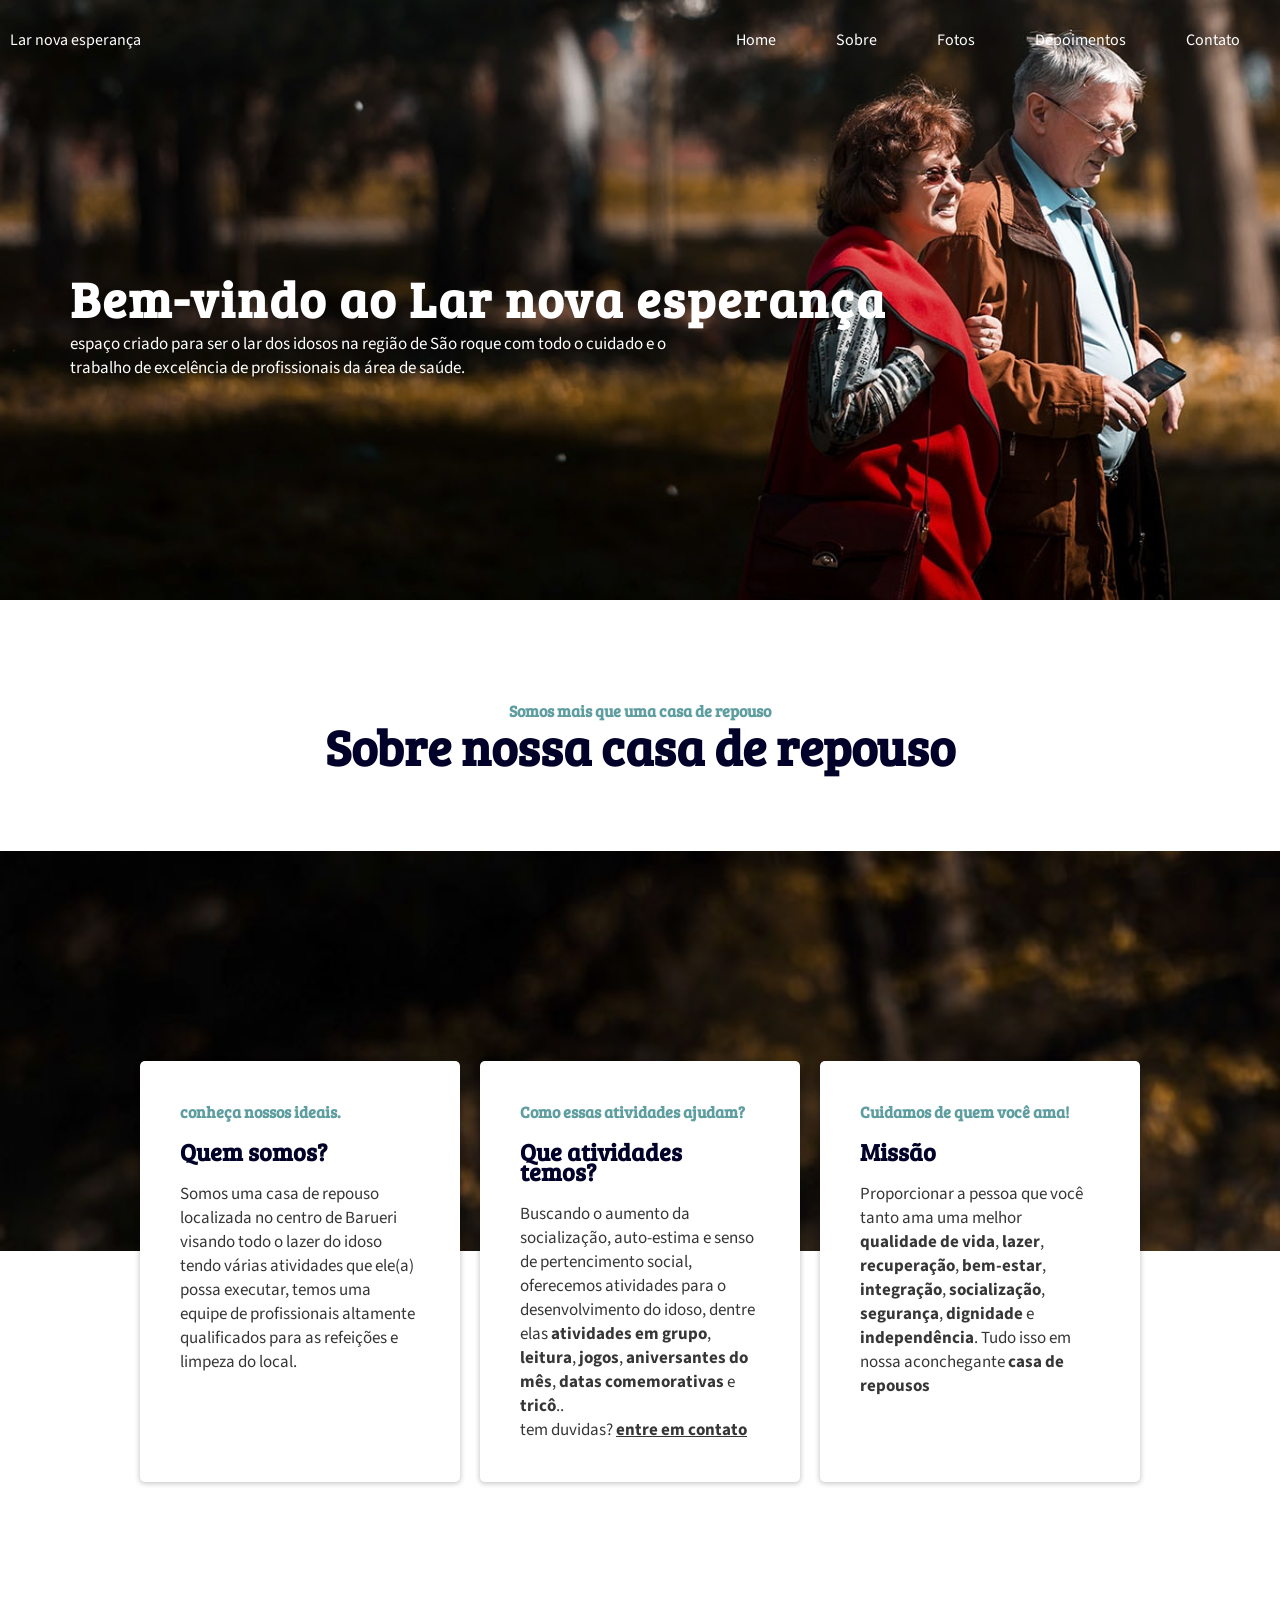
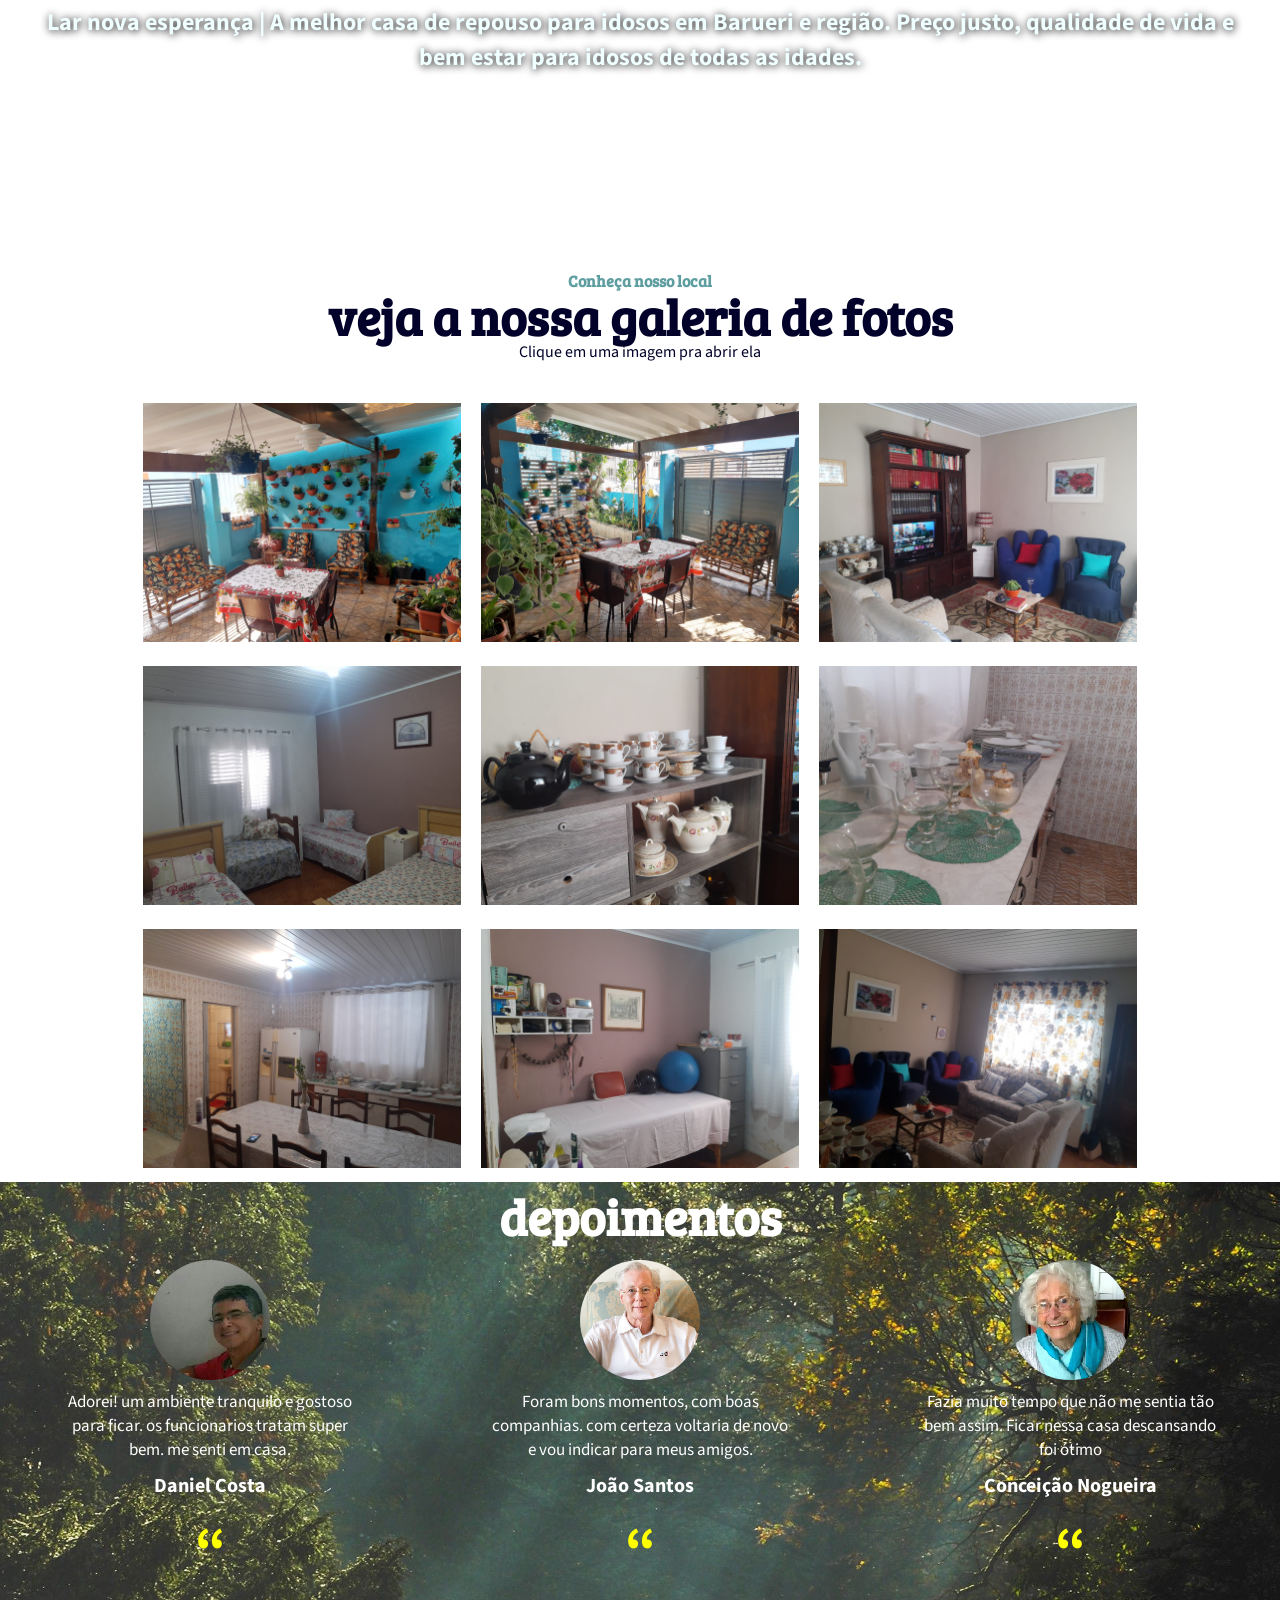
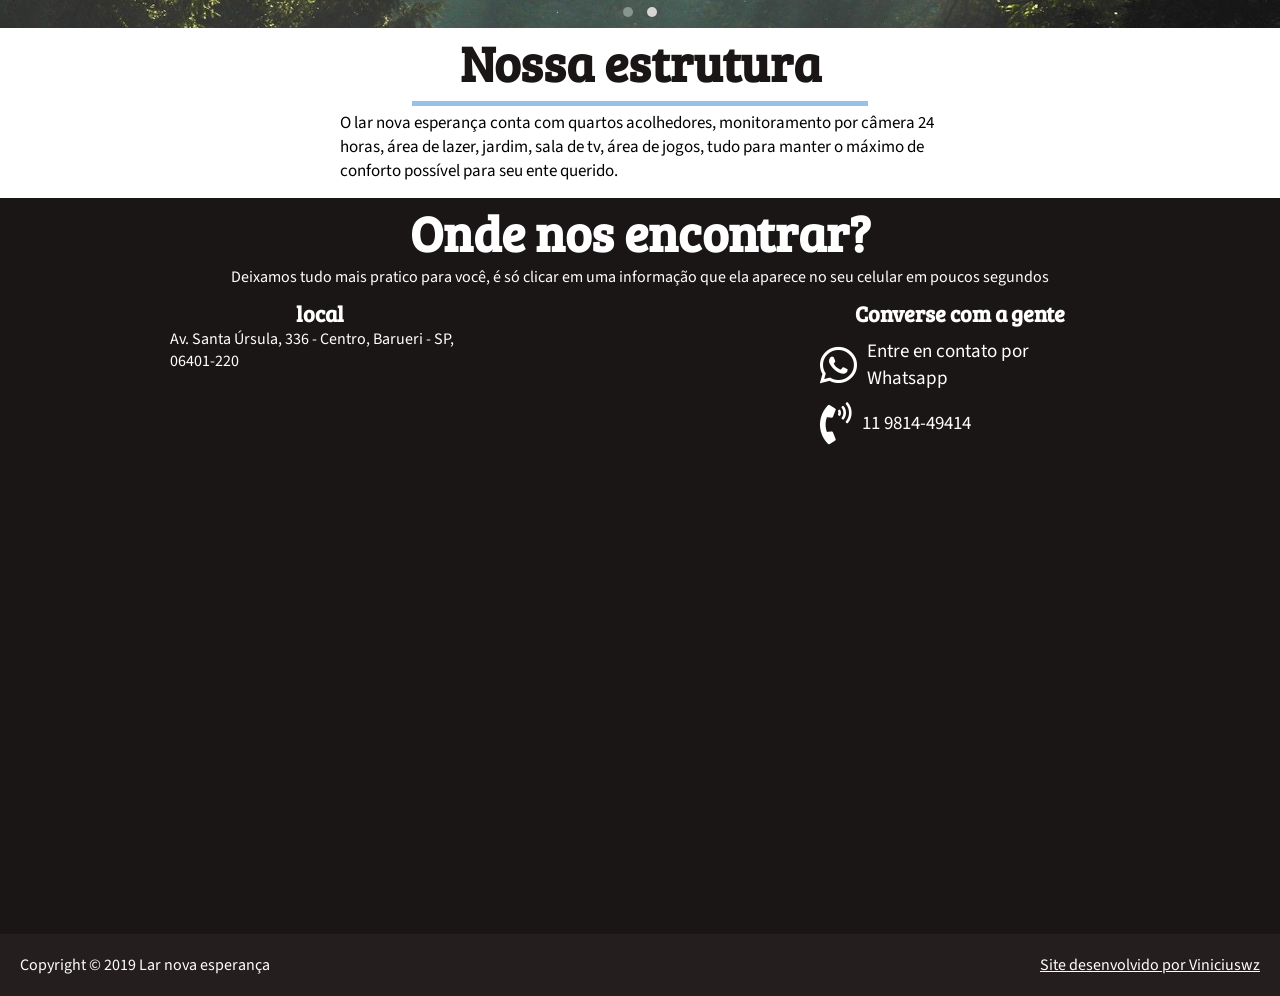
<file: index.html>
<!DOCTYPE html>
<html lang=pt-br>
<head>
    
    <title>Lar nova esperança | casa de repouso dos seus sonhos</title>
    <meta charset=UTF-8> <!-- ISO-8859-1 -->
    <meta name=viewport content="width=device-width, initial-scale=1.0">
    <meta name=description content="espaço criado para ser o lar dos idosos na região de Barueri com todo o cuidado e o trabalho de excelência de profissionais da área de saúde.">
    <meta name=keywords content="casa de repouso, casa,repouso, Barueri, zona oeste"> <!-- Opcional -->
    <meta name=author content='Daniel52x e Viniciuswz'>
    
    <!-- favicon, arquivo de imagem podendo ser 8x8 - 16x16 - 32x32px com extensão .ico -->
    <link rel="shortcut icon" href="imagens/favicon.ico" type="image/x-icon">
    
    <!-- CSS PADRÃO -->
    <link href="css/default.css" rel=stylesheet>
    
    <!-- Telas Responsivas -->
    <link rel=stylesheet media="screen and (max-width:480px)" href="css/style480.css">
    <link rel=stylesheet media="screen and (min-width:481px) and (max-width:768px)" href="css/style768.css">
    <link rel=stylesheet media="screen and (min-width:769px) and (max-width:1024px)" href="css/style1024.css">
    <link rel=stylesheet media="screen and (min-width:1025px)" href="css/style1025.css">
    <!-- JS-->
    <script src="lib/_jquery/jquery.js"></script>
    <script src="js/js.js"></script>
    
    <!--FONT AWESOME-->
    <link rel="stylesheet" href="https://use.fontawesome.com/releases/v5.7.2/css/all.css" integrity="sha384-fnmOCqbTlWIlj8LyTjo7mOUStjsKC4pOpQbqyi7RrhN7udi9RwhKkMHpvLbHG9Sr" crossorigin="anonymous">
    <!--OWL-->
    
    <link rel="stylesheet" href="lib/_owl/css/owl.carousel.min.css">
    <link rel="stylesheet" href="lib/_owl/css/owl.theme.default.min.css">
    <script src="lib/_owl/js/owl.carousel.min.js"> </script>
    <!--aaaa-->
    <!-- Core CSS file -->
<link rel="stylesheet" href="lib/_photo/photoswipe.css"> 

<!-- Skin CSS file (styling of UI - buttons, caption, etc.)
     In the folder of skin CSS file there are also:
     - .png and .svg icons sprite, 
     - preloader.gif (for browsers that do not support CSS animations) -->
<link rel="stylesheet" href="lib/_photo/default-skin/default-skin.css"> 

<!-- Core JS file -->
<script src="lib/_photo/photoswipe.min.js"></script> 

<!-- UI JS file -->
<script src="lib/_photo/photoswipe-ui-default.min.js"></script> 
    
</head>
<body class="topo0">
    
    <header>
        <div class="container">
            <a href="#"> 
                Lar nova esperança
            </a>
            <nav class="menu">
                <div>
                    <ul>
                        <span class="mobile-close">×</span>
                        
                        <li id="topo0">Home</li>
                        <li id="sobre"><h2>Sobre</h2></li>
                        <li id="galeria"><h2>Fotos</h2></li>
                        <li id="depoimentos"><h2>Depoimentos</h2></li>
                        <li id="contato"><h2>Contato</h2></li>
                    </ul>
                </div>
            </nav>
            <i class="fas fa-bars"></i>
        </div>
    </header>
    <section class="banner">
        <div>
            <h3>Bem-vindo ao Lar nova esperança</h3>
            <p>espaço criado para ser o lar dos idosos na região 
                de São roque com todo o cuidado e o trabalho 
                de excelência de profissionais da área de saúde.</p>
        </div>
    </section>
    <main class="corpo">

        
        
        
        <section class="sobre">
            <h4>Somos mais que uma casa de repouso</h4>
            <h3>Sobre nossa casa de repouso</h3>
            <div class="crop-sobre">
                <img src="imagens/idosos-tablet.jpg" alt="">
            </div>
            <div class="container">
                <div class="item-sobre">
                    <h4>conheça nossos ideais.</h4>
                    <h5>Quem somos?</h5>
                    <p>Somos uma casa de repouso localizada no centro de Barueri visando todo o lazer do idoso tendo várias atividades que ele(a) possa executar, temos uma equipe de profissionais altamente qualificados para as refeições e limpeza do local.</p>
                </div>
                <div class="item-sobre">
                    <h4>Como essas atividades ajudam?</h4>
                    <h5>Que atividades temos?</h5>
                    <p>Buscando o aumento da socialização, auto-estima e senso de pertencimento social, oferecemos atividades para o desenvolvimento do idoso, dentre elas <b>atividades em grupo</b>, <b>leitura</b>, <b>jogos</b>, <b>aniversantes do mês</b>, <b>datas comemorativas</b> e <b>tricô</b>..<br> tem duvidas? <b class="go-to-contact"  style="text-decoration: underline;cursor: pointer;">entre em contato </b></p>
                </div>
                <div class="item-sobre">
                    <h4>Cuidamos de quem você ama!</h4>
                    <h5>Missão</h5>
                    <p>Proporcionar a pessoa que você tanto ama uma melhor <b>qualidade de vida</b>, <b>lazer</b>, <b>recuperação</b>, <b>bem-estar</b>, <b>integração</b>, <b>socialização</b>, <b>segurança</b>, <b>dignidade</b> e <b>independência</b>. Tudo isso em nossa aconchegante <b>casa de repousos</b></p>
                    
                </div>
            </div>
        </section>
        
        <section class="titulo-texto paralax" >
            <div>
                <h1>Lar nova esperança | A melhor casa de repouso para idosos em Barueri e região. Preço justo, qualidade de vida e bem estar para idosos de todas as idades.</h1>
            </div>
        </section>

        

        <section class="galeria" >
            <h4>Conheça nosso local</h4>
            <h3>veja a nossa galeria de fotos</h3>
            <p>Clique em uma imagem pra abrir ela</p>
            <div class="box-galeria">
                <figure>
                    <a href="imagens/galeria/area-de-lazer-2-da-casa-de-repouso-nova-esperanca-barueri.jpeg"  data-size="1280x960">
                        <img src="imagens/galeria/area-de-lazer-2-da-casa-de-repouso-nova-esperanca-barueri.jpeg"  alt="Image description" />
                    </a>
                      <figcaption >Área de dencanso</figcaption>                           
                  </figure>
              
                  <figure>
                    <a href="imagens/galeria/area-de-lazer-da-casa-de-repouso-nova-esperanca-barueri.jpeg"  data-size="1280x960">
                        <img src="imagens/galeria/area-de-lazer-da-casa-de-repouso-nova-esperanca-barueri.jpeg"  alt="Área de dencanso de outro ângulo" />
                    </a>
                    <figcaption >Área de dencanso</figcaption>
                  </figure>
              
                  <figure>
                    <a href="imagens/galeria/ambinete-tranquilo-lar-nova-esperanca-barueri.jpeg"  data-size="1280x960">
                        <img src="imagens/galeria/ambinete-tranquilo-lar-nova-esperanca-barueri.jpeg"  alt="Sala de estar aconchegante" />
                    </a>
                    <figcaption >Sala de estar</figcaption>
                  </figure>
              
                  <figure>
                    <a href="imagens/galeria/quartos-lar-nova-esperanca-barueri.jpeg"  data-size="1280x960">
                        <img src="imagens/galeria/quartos-lar-nova-esperanca-barueri.jpeg"  alt="Quartos" />
                    </a>
                    <figcaption >Quartos</figcaption>
                  </figure>
                  <figure>
                      <a href="imagens/galeria/cha-ou-cafe-da-tarde-lar-nova-esperanca-barueri.jpeg"  data-size="1280x960">
                          <img src="imagens/galeria/cha-ou-cafe-da-tarde-lar-nova-esperanca-barueri.jpeg"  alt="Chá/café" />
                      </a>
                      <figcaption >Chá/Café</figcaption>
                  </figure>
                  <figure>
                    <a href="imagens/galeria/sala-de-jantar-lar-nova-esperanca-barueri.jpeg"  data-size="1280x960">
                        <img src="imagens/galeria/sala-de-jantar-lar-nova-esperanca-barueri.jpeg"  alt="sala de jantar para nossas refeições saborosas" />
                    </a>
                    <figcaption >Sala de jantar</figcaption>
                </figure>
                <figure>
                    <a href="imagens/galeria/cozinha-lar-nova-esperanca-barueri.jpeg"  data-size="1280x960">
                        <img src="imagens/galeria/cozinha-lar-nova-esperanca-barueri.jpeg"  alt="Cozinha para preparar nossas refeições" />
                    </a>
                    <figcaption >Sala de jantar</figcaption>
                </figure>
                <figure>
                    <a href="imagens/galeria/enfermaria-lar-nova-esperanca-barueri.jpeg"  data-size="1280x960">
                        <img src="imagens/galeria/enfermaria-lar-nova-esperanca-barueri.jpeg"  alt="fisioterapia para nossos clientes" />
                    </a>
                    <figcaption >Sala de fisioterapia</figcaption>
                </figure>
                <figure>
                    <a href="imagens/galeria/sala-de-estar-aconchegante-lar-nova-esperanca-barueri.jpeg"  data-size="1280x960">
                        <img src="imagens/galeria/sala-de-estar-aconchegante-lar-nova-esperanca-barueri.jpeg"  alt="sala de estar para nossos clientes" />
                    </a>
                    <figcaption >Sala de estar</figcaption>
                </figure>
            </div>

        </section>
        <section class="depoimentos">
            <h3>depoimentos</h3>
            <div class="owl-carousel owl-theme box-depoimentos">
                <div class="dep-item">
                    <div>
                        <img src="imagens/depoimentos/daniel.png" alt="Idoso mandando um joinha pelo otimo serviço da casa de repouso">
                    </div>
                    <p>Adorei! um ambiente tranquilo e gostoso para ficar. os funcionarios tratam super bem. me senti em casa.</p>
                    <p>Daniel Costa</p>
                    <span>&ldquo;</span>
                </div>
                <div class="dep-item">
                    <div>
                        <img src="imagens/depoimentos/joao.png" alt="Idoso sorrindo pelo otimo serviço da casa de repouso">
                    </div>
                    <p>Foram bons momentos, com boas companhias. com certeza voltaria de novo e vou indicar para meus amigos.</p>
                    <p>João Santos</p>
                    <span>&ldquo;</span>
                </div>
                <div class="dep-item">
                    <div>
                        <img src="imagens/depoimentos/conceicao.png" alt="Idoso mandando um joinha pelo otimo serviço da casa de repouso">
                    </div>
                    <p>Fazia muito tempo que não me sentia tão bem assim. Ficar nessa casa descansando foi ótimo</p>
                    <p>Conceição Nogueira</p>
                    <span>&ldquo;</span>
                </div>
                <div class="dep-item">
                    <div>
                        <img src="imagens/depoimentos/suzana.png" alt="Idoso mandando um joinha pelo otimo serviço da casa de repouso">
                    </div>
                    <p>Me senti super bem no ambiente, é descontraido e encantador, voltarei mais vezes.</p>
                    <p>Suzana Dagmar</p>
                    <span>&ldquo;</span>
                </div>
            </div>
        </section>

        <section class="titulo-texto">
            <div>
                <h3>Nossa estrutura</h3>
                <hr>
                <p>O lar nova esperança conta com quartos acolhedores, monitoramento por câmera 24 horas, área de lazer, jardim, sala de tv, área de jogos, tudo para manter o máximo de conforto possível para seu ente querido.</p>
            </div>
        </section>

        <section class="contato contato-2">
            <h3>Onde nos encontrar?</h3>
            <p>Deixamos tudo mais pratico para você, é só clicar em uma informação que ela 
                aparece no seu celular em poucos segundos
            </p>
           
                <div class="local"> 
                    <h4>local</h4>
                    <a target="_blank" href="https://goo.gl/maps/oFezvyFj4z8vrznUA">Av. Santa Úrsula, 336 - Centro, Barueri - SP, 06401-220</a>
                </div>
                <div class="social"> 
                    <h4>Redes Sociais</h4>
                    <a href="#" target="_blank"><i class="fab fa-facebook"></i><span>lar bla bla</span></a>
                    <a href="#" target="_blank"><i class="fab fa-instagram"></i><span>@lalalala</span></a>
                </div>
                <div class="call"> 
                    <h4>Converse com a gente</h4>
                    <a href="https://wa.me/5511981449414"  target="_blank"><i class="fab fa-whatsapp" ></i><span>Entre en contato por Whatsapp</span></a>
                    <a href="tel:81449414"><i class="fa fa-phone-volume"></i><span>11 9814-49414</span></a>
                </div>

                <div class="mapa">
                    <iframe src="https://www.google.com/maps/embed?pb=!1m18!1m12!1m3!1d3658.6730531269086!2d-46.881262685023266!3d-23.508282984709254!2m3!1f0!2f0!3f0!3m2!1i1024!2i768!4f13.1!3m3!1m2!1s0x94cf03c352da82fd%3A0xfad922df5e75a26d!2sAv.%20Santa%20%C3%9Arsula%2C%20336%20-%20Centro%2C%20Barueri%20-%20SP%2C%2006401-220!5e0!3m2!1spt-PT!2sbr!4v1575222040035!5m2!1spt-PT!2sbr" width="600" height="450" frameborder="0" style="border:0;" allowfullscreen=""></iframe>
                </div>
            
        </section>
        
        <!--MODAL-->
        <!-- Root element of PhotoSwipe. Must have class pswp. -->
        <div class="pswp" tabindex="-1" role="dialog" aria-hidden="true">
        
            <!-- Background of PhotoSwipe. 
                 It's a separate element, as animating opacity is faster than rgba(). -->
            <div class="pswp__bg"></div>
        
            <!-- Slides wrapper with overflow:hidden. -->
            <div class="pswp__scroll-wrap">
        
                <!-- Container that holds slides. PhotoSwipe keeps only 3 slides in DOM to save memory. -->
                <!-- don't modify these 3 pswp__item elements, data is added later on. -->
                <div class="pswp__container">
                    <div class="pswp__item"></div>
                    <div class="pswp__item"></div>
                    <div class="pswp__item"></div>
                </div>
        
                <!-- Default (PhotoSwipeUI_Default) interface on top of sliding area. Can be changed. -->
                <div class="pswp__ui pswp__ui--hidden">
        
                    <div class="pswp__top-bar">
        
                        <!--  Controls are self-explanatory. Order can be changed. -->
        
                        <div class="pswp__counter"></div>
        
                        <button class="pswp__button pswp__button--close" title="Close (Esc)"></button>
        
                        <button class="pswp__button pswp__button--share" title="Share"></button>
        
                        <button class="pswp__button pswp__button--fs" title="Toggle fullscreen"></button>
        
                        <button class="pswp__button pswp__button--zoom" title="Zoom in/out"></button>
        
                        <!-- Preloader demo https://codepen.io/dimsemenov/pen/yyBWoR -->
                        <!-- element will get class pswp__preloader--active when preloader is running -->
                        <div class="pswp__preloader">
                            <div class="pswp__preloader__icn">
                              <div class="pswp__preloader__cut">
                                <div class="pswp__preloader__donut"></div>
                              </div>
                            </div>
                        </div>
                    </div>
        
                    <div class="pswp__share-modal pswp__share-modal--hidden pswp__single-tap">
                        <div class="pswp__share-tooltip"></div> 
                    </div>
        
                    <button class="pswp__button pswp__button--arrow--left" title="Previous (arrow left)">
                    </button>
        
                    <button class="pswp__button pswp__button--arrow--right" title="Next (arrow right)">
                    </button>
        
                    <div class="pswp__caption">
                        <div class="pswp__caption__center"></div>
                    </div>
        
                  </div>
        
                </div>
        
        </div>
        <footer>
            <p>Copyright &COPY; 2019 Lar nova esperança</p> <a href="https://wa.me/5511985883491"  target="_blank">Site desenvolvido por Viniciuswz</a>
        </footer>
    </main>
    
    
    
    <script src="js/galeria.js"></script>
</body>
</html>
</file>
<file: css/default.css>
/* @import url('https://fonts.googleapis.com/css?family=Open+Sans'); */
@import url('https://fonts.googleapis.com/css?family=Bree+Serif&display=swap');
@import url('https://fonts.googleapis.com/css?family=Source+Sans+Pro&display=swap');

*{
    margin: 0;
    padding: 0;
    box-sizing: border-box;
    /* flex-grow: 1; */
    /* text-align: end; */
    font-family: 'Source Sans Pro', sans-serif;
}

p {
    flex-grow: 1;
    /* text-align: end; */
}
a{
    text-decoration: none;
}

h3,h2,h3,h4,h5,h6{
    font-family: 'Bree Serif', serif;
}

/* #DDDEE1  #94c2eb #0E171B */
.container{
    max-width: 1366px;
    margin: 0 auto;
    display: flex;
    flex-wrap: wrap;
    justify-content: space-between;
    width: 100%
}
header{
   
    height: 80px;
    display: flex;
    align-items: center;
    justify-content: space-between;
    position: fixed;
    top: 0;
    z-index: 2;
    width: 100%;
    color:white;
    opacity: 0;
    
}

.mobile-close{
    display: none !important;
    color: azure;
    font-size: 40px;
    font-weight: bold;
    
    text-align: end;
    width: 90%;
    margin: 0 auto;
    cursor: pointer;
}

header .fa-bars{
    display: none;
    color: white;
    font-size: 30px;
    margin-right: 20px;
    line-height: 50px;
}

header a{
    display: flex;
    align-items: center;
    max-width: 140px;
    height: 80px;
    margin-left: 10px; 
    color: white
}

header a img{
    align-self: center;
    width: 100%;
}

nav.menu{
    margin-right: 10px;
}

nav.menu ul{
    display: flex;
    list-style: none;
}

nav.menu a{
    text-decoration: none;
    color: white
}


nav.menu ul li{
    display: block;
    line-height: 80px;
    height: 80px;
    padding: 0 30px;
    cursor: pointer;
}

nav.menu ul li:hover{
    background-color: #7AB7C1
}

nav.menu ul li h2{
    font-size: inherit;
    font-family: inherit;
    font-weight: inherit
}

.banner {
    background-image: url('../imagens/idosos-desk.jpg');
    background-size: cover;
    background-position: center;
    background-repeat: no-repeat;
    width: 100%;
    position: fixed;
    height: 600px;
}

.banner div{
    color:white;
    position: absolute;
    bottom: 220px;
    left: 70px;
}


.banner div h3{
   font-size: 50px;
   letter-spacing: 2px;
}

.banner div p{
   max-width: 600px;
   font-size:  17px

 }

main{
    position: relative;
    top: 600px;
    background-color: white;
    transition: 1s;
    padding-top: 20px
}

.header-margin-top{
    margin-top: 80px
}

.titulo-texto{
    display: flex;
    justify-content: center;
    /* margin-top: 10px; */
}

.titulo-texto div{
    /* max-width: 600px */
}

.titulo-texto h3{
    text-align: center;
    color: #1b1616;
    font-size: 50px;
}

.titulo-texto h1{
    text-align: center;
    width: 95%;
    margin: 0 auto;
    text-shadow: 1px 1px 8px black
}

.titulo-texto hr{
    height: 5px;
    outline: none;
    border: 0;
    background-color: #94c2eb;
    width: 456px;
    margin: 5px auto;
}
.titulo-texto p{
    
max-width: 600px;
font-size:  17px
}

.paralax{
    background-image: url('../imagens/idosos-desk.jpg');
    background-size: cover;
    background-attachment: fixed;
    background-position: center;
    background-repeat: no-repeat;
    color: azure !important;
    height: 300px;
    align-items: center
}

.paralax h3{
    color: white;
   
}

.sobre{
    background-color: white;
    height: 790px;
}

.sobre .crop-sobre{
    overflow: hidden;
    width: 100%;
    height: 400px;
}

.sobre img{
    width: 100%
}

.sobre > h4{
    color: cadetblue;
    width: 100%;
    text-align: center;
    margin-top: 80px
    
}

.sobre > h3{
    text-align: center;
    width: 100%;
    color: #010129;
    font-size: 50px;
    margin-bottom: 80px;
    line-height: 50px;
}

.sobre .container{
    justify-content: center;
    position: relative;
    bottom: 200px;
}

.sobre .item-sobre{
    width: 320px;
    background-color: white;
    padding: 40px;
    border-radius: 5px;
    box-shadow: 0px 1px 5px 1px rgba(0, 0, 0, 0.2);
    margin: 10px;
}

.sobre .item-sobre h4{color: cadetblue;}

.sobre .item-sobre h5{line-height: 20px;margin: 20px 0;color: #010129; font-size: 24px}

.sobre .item-sobre p{

color: #363636;
font-size:  17px
}


.depoimentos{
    background-color: white;
    background-image: url('../imagens/original/natureza.jpg');

    background-position: top;
    background-size: cover;
    background-repeat: no-repeat;

}

.depoimentos h3{
    width: 100%;
    text-align: center;
    font-size: 50px;
    color: white
}

.depoimentos .dep-item{
    color: white;

}

.depoimentos .dep-item div{
    width: 120px;
    height: 120px;;
    overflow: hidden;;
    border-radius: 50%;
    margin: 10px auto;
   

}

.depoimentos .dep-item div img{
    width: 100%
    
}
.depoimentos .dep-item p{
    width: 90%;
    margin: 10px auto;
    font-size:  17px;
    text-align: center;
    display: block;
    max-width: 300px
}

.depoimentos .dep-item p + p, .depoimentos .dep-item span{
    font-weight: bold;
    width: 100%;
    text-align: center;
    font-size: 20px;
    
}

.depoimentos .dep-item span{
    font-family: 'Source Sans Pro', sans-serif;
    display: block;
    font-size: 58px;;
    color: yellow
    
}

.depoimentos .dep-item{
    
}

.box-depoimentos{
   width: 1000px;

    
   
}

.galeria{
    display: flex;
    justify-content: center;
    flex-wrap: wrap
}

.galeria figure{
    margin: 10px;
    overflow: hidden;
    width: 318px;
    height: 243px;
}

.galeria figure a{
    
}

.galeria figure a img{
    width: 100%
}

.galeria figure figcaption{
    display: none
}

.galeria > h4{
    color: cadetblue;
    width: 100%;
    text-align: center;
    margin-top: 80px
    
}

.galeria > h3{
    text-align: center;
    width: 100%;
    color: #010129;
    font-size: 50px;
   
    line-height: 50px;
}

.galeria h3 + p{
    text-align: center;
    width: 100%;
    color: #010129;
   margin-bottom: 30px
}

.box-galeria{
    display: flex;
    justify-content: center;
    flex-wrap: wrap
}

.contato{
    display: flex;
    flex-wrap: wrap;
    justify-content: center;
    color: white;
    background-color: #1b1616;
    margin-top: 15px
}

.contato h3{
    font-size: 50px;
    color: white;
}
.contato h3 + p{
    max-width: 90%;
}

.contato h3,.contato p,.contato h4{
    width: 100%;
    text-align: center;
}

.contato h4{
    
font-size: 22px;
}

.contato div{
    width: 300px;
    margin: 10px
}



.contato a{
    
    color: white;
}

.contato i{
    font-size: 42px;
    color: white;
}

.contato div.social{
    display: flex;
    flex-wrap: wrap;
    justify-content: center;
    opacity: 0;
}

.contato div.social a{
    display: flex;
    align-items: center;
    flex-direction: column;
    color: #1b1616;
    margin: 10px
    /* width: 50px; */
   
}

.contato div.social a i{
    font-size: 42px;
    margin: 3px;    
}

.contato div.social a span{
    font-size: 20px;
    color: white
    /* text-decoration: underline; */
}

.contato div a{
    
}

.contato div a i{
    
}

.contato div.call a{
    display: flex;
    align-items: center;
    font-size: 20px;
    margin: 10px
}

.contato div.call a span{
    font-size: 19px
} 
.contato div.call a span:first-child{
    text-decoration: underline;
}

.contato div.call i{
    margin-right: 10px;
}

.contato .mapa{
    width: 100%
}

.contato .mapa iframe{
    display: block;
    width: 100%;
    max-width: 1024px;
    margin: 0 auto;
}

footer{
    background-color: #241e1e;
    color: white;
    display: flex;
    justify-content: space-around;
    padding: 20px;
    flex-wrap: wrap

}

footer a{
    color: white;
    text-decoration: underline;
    flex-grow: 1;
    text-align: end;
}
footer p{
    flex-grow: 1
}
</file>
<file: css/style480.css>
header{
    height: 50px;
}

header a{
    max-width: 70px;
    height: 50px;
}


.mobile-close{
    display: block !important;
}

header .fa-bars{
    display: block;
}

nav.menu{
    margin: 0;
    position: fixed;
    top: 0px;
    bottom: 0;
    right: 0;
    color: white;
    transition: .6s;
    overflow: hidden;
    width: 0%;
}

nav.menu.menu-ativo{
    width: 100%;
}

nav.menu ul{
    display: flex;
    list-style: none;
    background-color: black;
    flex-direction: column;
    width: 100vw;
    height: 100vh 
}

nav.menu ul li{
    display: block;
    line-height: 40px;
    height: 40px;
    padding: 0 30px;
    cursor: pointer;
    width: 100%;
    
}

nav.menu ul li{
    display: block;
    line-height: 50px;
    height: 50px;
    padding: 0 30px;
    cursor: pointer;
    width: 100%;
}

.menu a{
    white-space: nowrap;
    display: flex;
    max-width:100vw;
    height: auto;
}


.banner div{
    width: 100%;
    left: 0;
    bottom: 30%;
}

.banner div h3{
    width: 90%;
    margin: 0 auto;
    text-align: center
}

.banner div p{
    width: 90%;
    margin: 0 auto
}

.sobre .container{

    flex-direction: column;
    align-items: center
}

.sobre{
    height: auto;
    height: 1363px;
}

.sobre .item-sobre{
    width: 290px;
    padding: 40px 15px;
}

.sobre .crop-sobre{
    height: 300px;
}

.titulo-texto h3{
    font-size: 40px
}

.titulo-texto p{
    max-width: 90%;
    margin: 0 auto
}

.banner div h3 {
    font-size: 35px;
}

.titulo-texto h3{
    font-size: 35px
}

.sobre > h3{
    font-size: 40px
}

.galeria > h3{
    font-size: 40px
}

.galeria figure {
    width: 130px;
    height: 98px;
}

.depoimentos h3{
    font-size: 35px
}
.contato h3{
    font-size: 35px
}

footer{
    background-color: #241e1e;
    color: white;
    display: flex;
    justify-content: space-around;
    padding: 20px;
    flex-wrap: wrap

}

footer a{
    color: white;
    text-decoration: underline;
    flex-grow: 0;
    text-align: center;
}
footer p{
    flex-grow: 0;
    margin-bottom: 5px;
}

section hr{
    width: 80% !important
}

.contato h3 > p{
    width: 80%
}
</file>
<file: css/style768.css>
header{
    height: 50px;
}

header a{
    max-width: 70px;
    height: 50px;
}


.mobile-close{
    display: block !important;
}

header .fa-bars{
    display: block;
}

nav.menu{
    margin: 0;
    position: fixed;
    top: 0px;
    bottom: 0;
    right: 0;
    color: white;
    transition: .6s;
    overflow: hidden;
    width: 0%;
}

nav.menu.menu-ativo{
    width: 100%;
}

nav.menu ul{
    display: flex;
    list-style: none;
    background-color: black;
    flex-direction: column;
    width: 100vw;
    height: 100vh 
}

nav.menu ul li{
    display: block;
    line-height: 50px;
    height: 50px;
    padding: 0 30px;
    cursor: pointer;
    width: 100%;
}

.menu a{
    white-space: nowrap;
    display: flex;
    max-width:100vw;
    height: auto;
}

.banner div{
    width: 100%;
    left: 0;
    bottom: 30%;
}

.banner div h3{
    width: 90%;
    margin: 0 auto;
    text-align: center
}

.banner div p{
    width: 90%;
    margin: 0 auto
}


.sobre .container{

    flex-direction: column;
    align-items: center
}

.sobre{
    height: auto;
    height: 1500px;
}

.banner div h3 {
    font-size: 40px;
}

.titulo-texto h3{
    font-size: 35px
}

.sobre > h3{
    font-size: 40px
}

.galeria > h3{
    font-size: 40px
}
.galeria figure {
    width: 150px;
    height: 150px;
}

.depoimentos h3{
    font-size: 35px
}

.contato h3{
    font-size: 35px
}

.titulo-texto p{
    width: 85%;
    margin:0 auto
}
</file>
<file: css/style1024.css>
@media only screen and (min-width:769px) and (max-width:1019px){
    .sobre{
        height: 1121px;
    }
}

@media only screen and (min-width:769px) and (max-width:1000px){

}
.banner div h3 {
    font-size: 45px;
}

.titulo-texto h3{
    font-size: 40px
}

.sobre > h3{
    font-size: 45px
}

.galeria > h3{
    font-size: 45px
}

.depoimentos h3{
    font-size: 40px
}
</file>
<file: css/style1025.css>
header{
    opacity: 1 !important;
     /* background-color: rgba(83, 152, 255, 1);  */
}
</file>
<file: lib/_photo/photoswipe.css>
/*! PhotoSwipe main CSS by Dmitry Semenov | photoswipe.com | MIT license */
/*
	Styles for basic PhotoSwipe functionality (sliding area, open/close transitions)
*/
/* pswp = photoswipe */
.pswp {
  display: none;
  position: absolute;
  width: 100%;
  height: 100%;
  left: 0;
  top: 0;
  overflow: hidden;
  -ms-touch-action: none;
  touch-action: none;
  z-index: 1500;
  -webkit-text-size-adjust: 100%;
  /* create separate layer, to avoid paint on window.onscroll in webkit/blink */
  -webkit-backface-visibility: hidden;
  outline: none; }
  .pswp * {
    -webkit-box-sizing: border-box;
            box-sizing: border-box; }
  .pswp img {
    max-width: none; }

/* style is added when JS option showHideOpacity is set to true */
.pswp--animate_opacity {
  /* 0.001, because opacity:0 doesn't trigger Paint action, which causes lag at start of transition */
  opacity: 0.001;
  will-change: opacity;
  /* for open/close transition */
  -webkit-transition: opacity 333ms cubic-bezier(0.4, 0, 0.22, 1);
          transition: opacity 333ms cubic-bezier(0.4, 0, 0.22, 1); }

.pswp--open {
  display: block; }

.pswp--zoom-allowed .pswp__img {
  /* autoprefixer: off */
  cursor: -webkit-zoom-in;
  cursor: -moz-zoom-in;
  cursor: zoom-in; }

.pswp--zoomed-in .pswp__img {
  /* autoprefixer: off */
  cursor: -webkit-grab;
  cursor: -moz-grab;
  cursor: grab; }

.pswp--dragging .pswp__img {
  /* autoprefixer: off */
  cursor: -webkit-grabbing;
  cursor: -moz-grabbing;
  cursor: grabbing; }

/*
	Background is added as a separate element.
	As animating opacity is much faster than animating rgba() background-color.
*/
.pswp__bg {
  position: absolute;
  left: 0;
  top: 0;
  width: 100%;
  height: 100%;
  background: #000;
  opacity: 0;
  -webkit-transform: translateZ(0);
          transform: translateZ(0);
  -webkit-backface-visibility: hidden;
  will-change: opacity; }

.pswp__scroll-wrap {
  position: absolute;
  left: 0;
  top: 0;
  width: 100%;
  height: 100%;
  overflow: hidden; }

.pswp__container,
.pswp__zoom-wrap {
  -ms-touch-action: none;
  touch-action: none;
  position: absolute;
  left: 0;
  right: 0;
  top: 0;
  bottom: 0; }

/* Prevent selection and tap highlights */
.pswp__container,
.pswp__img {
  -webkit-user-select: none;
  -moz-user-select: none;
  -ms-user-select: none;
      user-select: none;
  -webkit-tap-highlight-color: transparent;
  -webkit-touch-callout: none; }

.pswp__zoom-wrap {
  position: absolute;
  width: 100%;
  -webkit-transform-origin: left top;
  -ms-transform-origin: left top;
  transform-origin: left top;
  /* for open/close transition */
  -webkit-transition: -webkit-transform 333ms cubic-bezier(0.4, 0, 0.22, 1);
          transition: transform 333ms cubic-bezier(0.4, 0, 0.22, 1); }

.pswp__bg {
  will-change: opacity;
  /* for open/close transition */
  -webkit-transition: opacity 333ms cubic-bezier(0.4, 0, 0.22, 1);
          transition: opacity 333ms cubic-bezier(0.4, 0, 0.22, 1); }

.pswp--animated-in .pswp__bg,
.pswp--animated-in .pswp__zoom-wrap {
  -webkit-transition: none;
  transition: none; }

.pswp__container,
.pswp__zoom-wrap {
  -webkit-backface-visibility: hidden; }

.pswp__item {
  position: absolute;
  left: 0;
  right: 0;
  top: 0;
  bottom: 0;
  overflow: hidden; }

.pswp__img {
  position: absolute;
  width: auto;
  height: auto;
  top: 0;
  left: 0; }

/*
	stretched thumbnail or div placeholder element (see below)
	style is added to avoid flickering in webkit/blink when layers overlap
*/
.pswp__img--placeholder {
  -webkit-backface-visibility: hidden; }

/*
	div element that matches size of large image
	large image loads on top of it
*/
.pswp__img--placeholder--blank {
  background: #222; }

.pswp--ie .pswp__img {
  width: 100% !important;
  height: auto !important;
  left: 0;
  top: 0; }

/*
	Error message appears when image is not loaded
	(JS option errorMsg controls markup)
*/
.pswp__error-msg {
  position: absolute;
  left: 0;
  top: 50%;
  width: 100%;
  text-align: center;
  font-size: 14px;
  line-height: 16px;
  margin-top: -8px;
  color: #CCC; }

.pswp__error-msg a {
  color: #CCC;
  text-decoration: underline; }
</file>
<file: lib/_photo/default-skin/default-skin.css>
/*! PhotoSwipe Default UI CSS by Dmitry Semenov | photoswipe.com | MIT license */
/*

	Contents:

	1. Buttons
	2. Share modal and links
	3. Index indicator ("1 of X" counter)
	4. Caption
	5. Loading indicator
	6. Additional styles (root element, top bar, idle state, hidden state, etc.)

*/
/*
	
	1. Buttons

 */
/* <button> css reset */
.pswp__button {
  width: 44px;
  height: 44px;
  position: relative;
  background: none;
  cursor: pointer;
  overflow: visible;
  -webkit-appearance: none;
  display: block;
  border: 0;
  padding: 0;
  margin: 0;
  float: right;
  opacity: 0.75;
  -webkit-transition: opacity 0.2s;
          transition: opacity 0.2s;
  -webkit-box-shadow: none;
          box-shadow: none; }
  .pswp__button:focus, .pswp__button:hover {
    opacity: 1; }
  .pswp__button:active {
    outline: none;
    opacity: 0.9; }
  .pswp__button::-moz-focus-inner {
    padding: 0;
    border: 0; }

/* pswp__ui--over-close class it added when mouse is over element that should close gallery */
.pswp__ui--over-close .pswp__button--close {
  opacity: 1; }

.pswp__button,
.pswp__button--arrow--left:before,
.pswp__button--arrow--right:before {
  background: url(default-skin.png) 0 0 no-repeat;
  background-size: 264px 88px;
  width: 44px;
  height: 44px; }

@media (-webkit-min-device-pixel-ratio: 1.1), (-webkit-min-device-pixel-ratio: 1.09375), (min-resolution: 105dpi), (min-resolution: 1.1dppx) {
  /* Serve SVG sprite if browser supports SVG and resolution is more than 105dpi */
  .pswp--svg .pswp__button,
  .pswp--svg .pswp__button--arrow--left:before,
  .pswp--svg .pswp__button--arrow--right:before {
    background-image: url(default-skin.svg); }
  .pswp--svg .pswp__button--arrow--left,
  .pswp--svg .pswp__button--arrow--right {
    background: none; } }

.pswp__button--close {
  background-position: 0 -44px; }

.pswp__button--share {
  background-position: -44px -44px; }

.pswp__button--fs {
  display: none; }

.pswp--supports-fs .pswp__button--fs {
  display: block; }

.pswp--fs .pswp__button--fs {
  background-position: -44px 0; }

.pswp__button--zoom {
  display: none;
  background-position: -88px 0; }

.pswp--zoom-allowed .pswp__button--zoom {
  display: block; }

.pswp--zoomed-in .pswp__button--zoom {
  background-position: -132px 0; }

/* no arrows on touch screens */
.pswp--touch .pswp__button--arrow--left,
.pswp--touch .pswp__button--arrow--right {
  visibility: hidden; }

/*
	Arrow buttons hit area
	(icon is added to :before pseudo-element)
*/
.pswp__button--arrow--left,
.pswp__button--arrow--right {
  background: none;
  top: 50%;
  margin-top: -50px;
  width: 70px;
  height: 100px;
  position: absolute; }

.pswp__button--arrow--left {
  left: 0; }

.pswp__button--arrow--right {
  right: 0; }

.pswp__button--arrow--left:before,
.pswp__button--arrow--right:before {
  content: '';
  top: 35px;
  background-color: rgba(0, 0, 0, 0.3);
  height: 30px;
  width: 32px;
  position: absolute; }

.pswp__button--arrow--left:before {
  left: 6px;
  background-position: -138px -44px; }

.pswp__button--arrow--right:before {
  right: 6px;
  background-position: -94px -44px; }

/*

	2. Share modal/popup and links

 */
.pswp__counter,
.pswp__share-modal {
  -webkit-user-select: none;
  -moz-user-select: none;
  -ms-user-select: none;
      user-select: none; }

.pswp__share-modal {
  display: block;
  background: rgba(0, 0, 0, 0.5);
  width: 100%;
  height: 100%;
  top: 0;
  left: 0;
  padding: 10px;
  position: absolute;
  z-index: 1600;
  opacity: 0;
  -webkit-transition: opacity 0.25s ease-out;
          transition: opacity 0.25s ease-out;
  -webkit-backface-visibility: hidden;
  will-change: opacity; }

.pswp__share-modal--hidden {
  display: none; }

.pswp__share-tooltip {
  z-index: 1620;
  position: absolute;
  background: #FFF;
  top: 56px;
  border-radius: 2px;
  display: block;
  width: auto;
  right: 44px;
  -webkit-box-shadow: 0 2px 5px rgba(0, 0, 0, 0.25);
          box-shadow: 0 2px 5px rgba(0, 0, 0, 0.25);
  -webkit-transform: translateY(6px);
      -ms-transform: translateY(6px);
          transform: translateY(6px);
  -webkit-transition: -webkit-transform 0.25s;
          transition: transform 0.25s;
  -webkit-backface-visibility: hidden;
  will-change: transform; }
  .pswp__share-tooltip a {
    display: block;
    padding: 8px 12px;
    color: #000;
    text-decoration: none;
    font-size: 14px;
    line-height: 18px; }
    .pswp__share-tooltip a:hover {
      text-decoration: none;
      color: #000; }
    .pswp__share-tooltip a:first-child {
      /* round corners on the first/last list item */
      border-radius: 2px 2px 0 0; }
    .pswp__share-tooltip a:last-child {
      border-radius: 0 0 2px 2px; }

.pswp__share-modal--fade-in {
  opacity: 1; }
  .pswp__share-modal--fade-in .pswp__share-tooltip {
    -webkit-transform: translateY(0);
        -ms-transform: translateY(0);
            transform: translateY(0); }

/* increase size of share links on touch devices */
.pswp--touch .pswp__share-tooltip a {
  padding: 16px 12px; }

a.pswp__share--facebook:before {
  content: '';
  display: block;
  width: 0;
  height: 0;
  position: absolute;
  top: -12px;
  right: 15px;
  border: 6px solid transparent;
  border-bottom-color: #FFF;
  -webkit-pointer-events: none;
  -moz-pointer-events: none;
  pointer-events: none; }

a.pswp__share--facebook:hover {
  background: #3E5C9A;
  color: #FFF; }
  a.pswp__share--facebook:hover:before {
    border-bottom-color: #3E5C9A; }

a.pswp__share--twitter:hover {
  background: #55ACEE;
  color: #FFF; }

a.pswp__share--pinterest:hover {
  background: #CCC;
  color: #CE272D; }

a.pswp__share--download:hover {
  background: #DDD; }

/*

	3. Index indicator ("1 of X" counter)

 */
.pswp__counter {
  position: absolute;
  left: 0;
  top: 0;
  height: 44px;
  font-size: 13px;
  line-height: 44px;
  color: #FFF;
  opacity: 0.75;
  padding: 0 10px; }

/*
	
	4. Caption

 */
.pswp__caption {
  position: absolute;
  left: 0;
  bottom: 0;
  width: 100%;
  min-height: 44px; }
  .pswp__caption small {
    font-size: 11px;
    color: #BBB; }

.pswp__caption__center {
  text-align: left;
  max-width: 420px;
  margin: 0 auto;
  font-size: 13px;
  padding: 10px;
  line-height: 20px;
  color: #CCC; }

.pswp__caption--empty {
  display: none; }

/* Fake caption element, used to calculate height of next/prev image */
.pswp__caption--fake {
  visibility: hidden; }

/*

	5. Loading indicator (preloader)

	You can play with it here - http://codepen.io/dimsemenov/pen/yyBWoR

 */
.pswp__preloader {
  width: 44px;
  height: 44px;
  position: absolute;
  top: 0;
  left: 50%;
  margin-left: -22px;
  opacity: 0;
  -webkit-transition: opacity 0.25s ease-out;
          transition: opacity 0.25s ease-out;
  will-change: opacity;
  direction: ltr; }

.pswp__preloader__icn {
  width: 20px;
  height: 20px;
  margin: 12px; }

.pswp__preloader--active {
  opacity: 1; }
  .pswp__preloader--active .pswp__preloader__icn {
    /* We use .gif in browsers that don't support CSS animation */
    background: url(preloader.gif) 0 0 no-repeat; }

.pswp--css_animation .pswp__preloader--active {
  opacity: 1; }
  .pswp--css_animation .pswp__preloader--active .pswp__preloader__icn {
    -webkit-animation: clockwise 500ms linear infinite;
            animation: clockwise 500ms linear infinite; }
  .pswp--css_animation .pswp__preloader--active .pswp__preloader__donut {
    -webkit-animation: donut-rotate 1000ms cubic-bezier(0.4, 0, 0.22, 1) infinite;
            animation: donut-rotate 1000ms cubic-bezier(0.4, 0, 0.22, 1) infinite; }

.pswp--css_animation .pswp__preloader__icn {
  background: none;
  opacity: 0.75;
  width: 14px;
  height: 14px;
  position: absolute;
  left: 15px;
  top: 15px;
  margin: 0; }

.pswp--css_animation .pswp__preloader__cut {
  /* 
			The idea of animating inner circle is based on Polymer ("material") loading indicator 
			 by Keanu Lee https://blog.keanulee.com/2014/10/20/the-tale-of-three-spinners.html
		*/
  position: relative;
  width: 7px;
  height: 14px;
  overflow: hidden; }

.pswp--css_animation .pswp__preloader__donut {
  -webkit-box-sizing: border-box;
          box-sizing: border-box;
  width: 14px;
  height: 14px;
  border: 2px solid #FFF;
  border-radius: 50%;
  border-left-color: transparent;
  border-bottom-color: transparent;
  position: absolute;
  top: 0;
  left: 0;
  background: none;
  margin: 0; }

@media screen and (max-width: 1024px) {
  .pswp__preloader {
    position: relative;
    left: auto;
    top: auto;
    margin: 0;
    float: right; } }

@-webkit-keyframes clockwise {
  0% {
    -webkit-transform: rotate(0deg);
            transform: rotate(0deg); }
  100% {
    -webkit-transform: rotate(360deg);
            transform: rotate(360deg); } }

@keyframes clockwise {
  0% {
    -webkit-transform: rotate(0deg);
            transform: rotate(0deg); }
  100% {
    -webkit-transform: rotate(360deg);
            transform: rotate(360deg); } }

@-webkit-keyframes donut-rotate {
  0% {
    -webkit-transform: rotate(0);
            transform: rotate(0); }
  50% {
    -webkit-transform: rotate(-140deg);
            transform: rotate(-140deg); }
  100% {
    -webkit-transform: rotate(0);
            transform: rotate(0); } }

@keyframes donut-rotate {
  0% {
    -webkit-transform: rotate(0);
            transform: rotate(0); }
  50% {
    -webkit-transform: rotate(-140deg);
            transform: rotate(-140deg); }
  100% {
    -webkit-transform: rotate(0);
            transform: rotate(0); } }

/*
	
	6. Additional styles

 */
/* root element of UI */
.pswp__ui {
  -webkit-font-smoothing: auto;
  visibility: visible;
  opacity: 1;
  z-index: 1550; }

/* top black bar with buttons and "1 of X" indicator */
.pswp__top-bar {
  position: absolute;
  left: 0;
  top: 0;
  height: 44px;
  width: 100%; }

.pswp__caption,
.pswp__top-bar,
.pswp--has_mouse .pswp__button--arrow--left,
.pswp--has_mouse .pswp__button--arrow--right {
  -webkit-backface-visibility: hidden;
  will-change: opacity;
  -webkit-transition: opacity 333ms cubic-bezier(0.4, 0, 0.22, 1);
          transition: opacity 333ms cubic-bezier(0.4, 0, 0.22, 1); }

/* pswp--has_mouse class is added only when two subsequent mousemove events occur */
.pswp--has_mouse .pswp__button--arrow--left,
.pswp--has_mouse .pswp__button--arrow--right {
  visibility: visible; }

.pswp__top-bar,
.pswp__caption {
  background-color: rgba(0, 0, 0, 0.5); }

/* pswp__ui--fit class is added when main image "fits" between top bar and bottom bar (caption) */
.pswp__ui--fit .pswp__top-bar,
.pswp__ui--fit .pswp__caption {
  background-color: rgba(0, 0, 0, 0.3); }

/* pswp__ui--idle class is added when mouse isn't moving for several seconds (JS option timeToIdle) */
.pswp__ui--idle .pswp__top-bar {
  opacity: 0; }

.pswp__ui--idle .pswp__button--arrow--left,
.pswp__ui--idle .pswp__button--arrow--right {
  opacity: 0; }

/*
	pswp__ui--hidden class is added when controls are hidden
	e.g. when user taps to toggle visibility of controls
*/
.pswp__ui--hidden .pswp__top-bar,
.pswp__ui--hidden .pswp__caption,
.pswp__ui--hidden .pswp__button--arrow--left,
.pswp__ui--hidden .pswp__button--arrow--right {
  /* Force paint & create composition layer for controls. */
  opacity: 0.001; }

/* pswp__ui--one-slide class is added when there is just one item in gallery */
.pswp__ui--one-slide .pswp__button--arrow--left,
.pswp__ui--one-slide .pswp__button--arrow--right,
.pswp__ui--one-slide .pswp__counter {
  display: none; }

.pswp__element--disabled {
  display: none !important; }

.pswp--minimal--dark .pswp__top-bar {
  background: none; }
</file>
